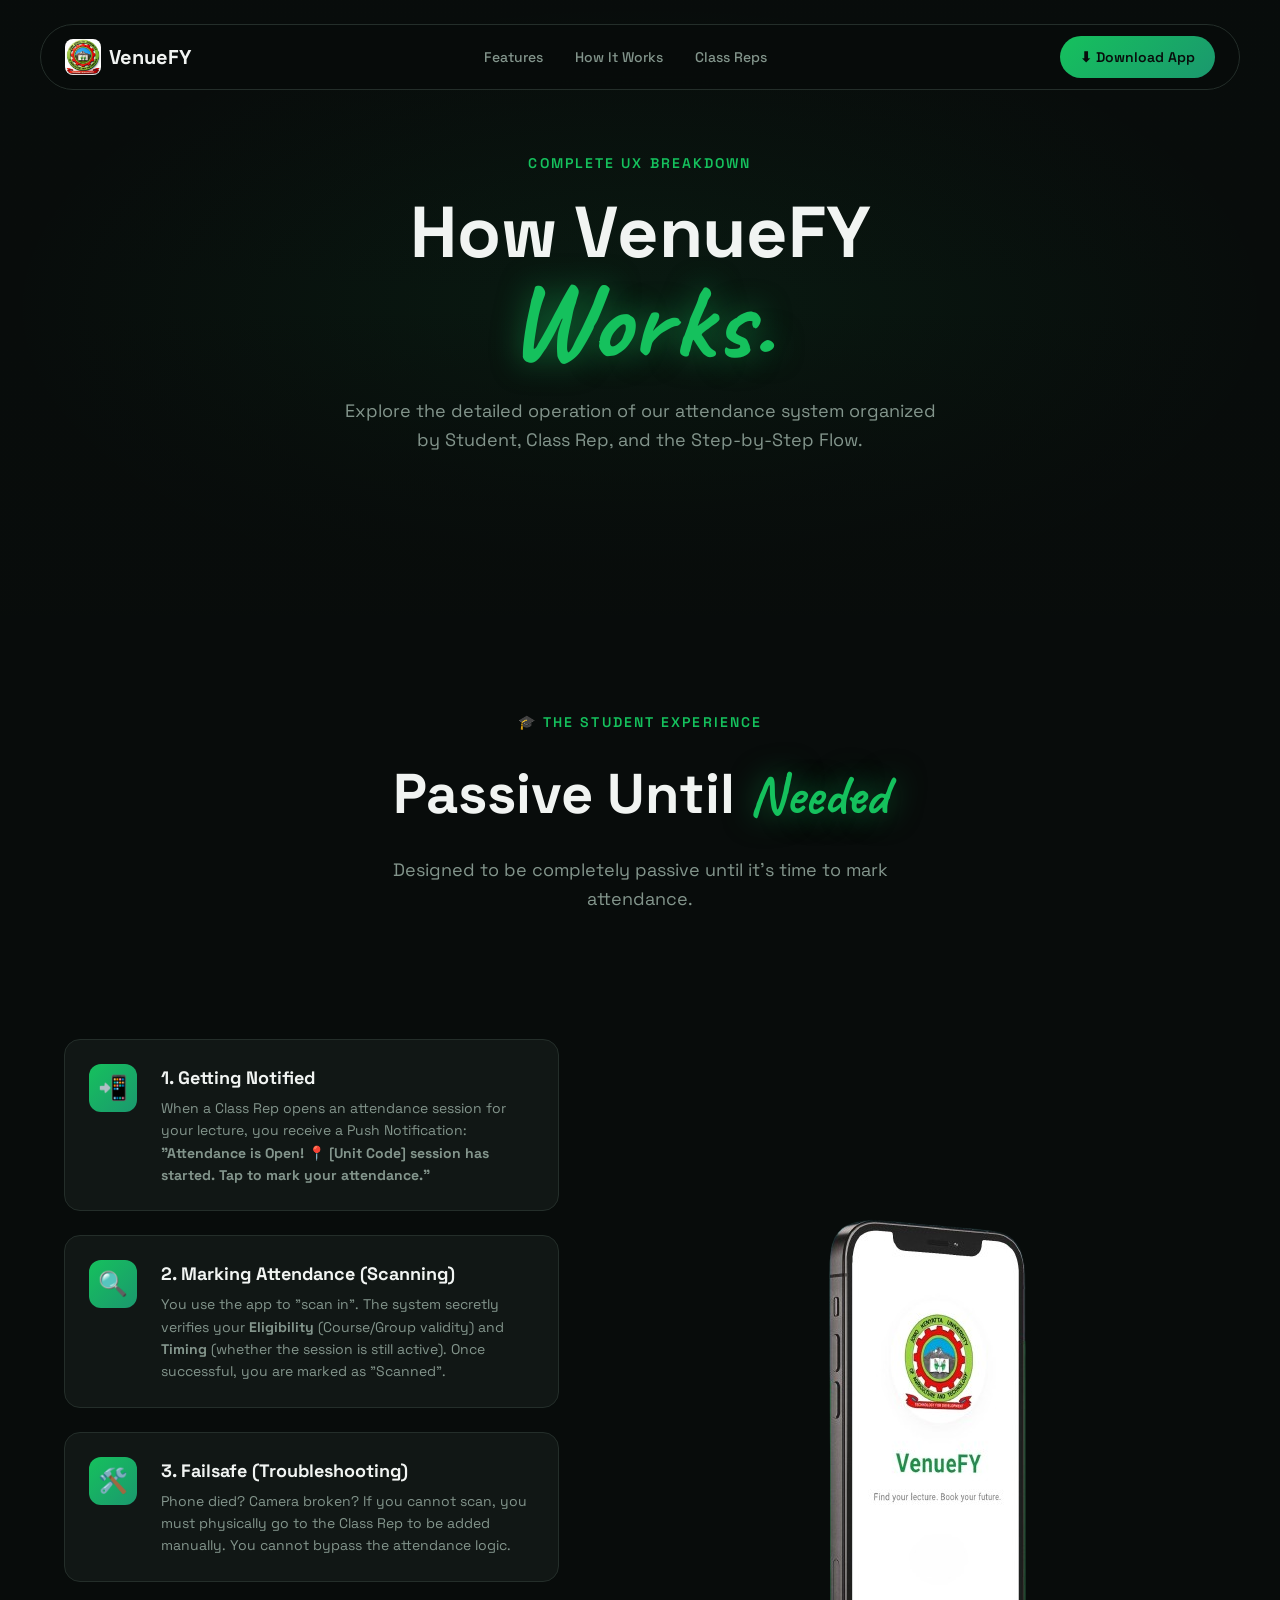
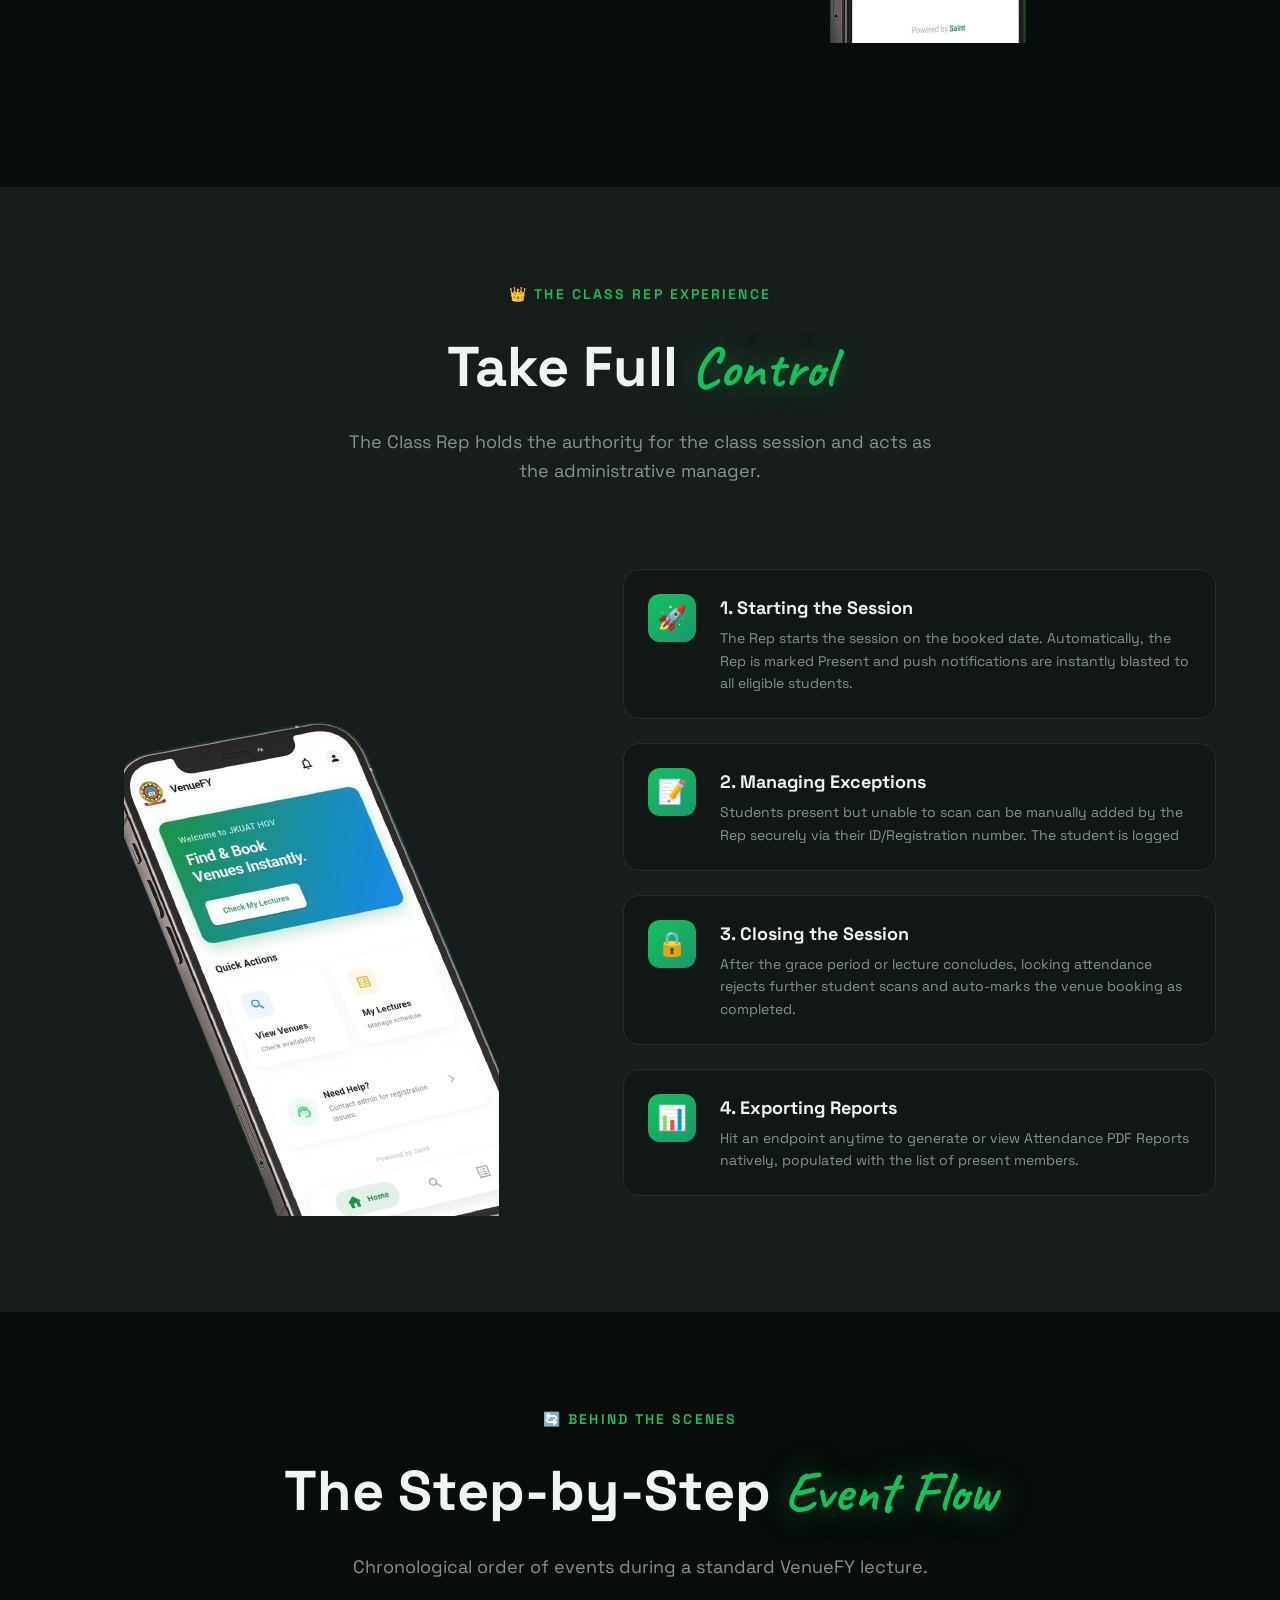
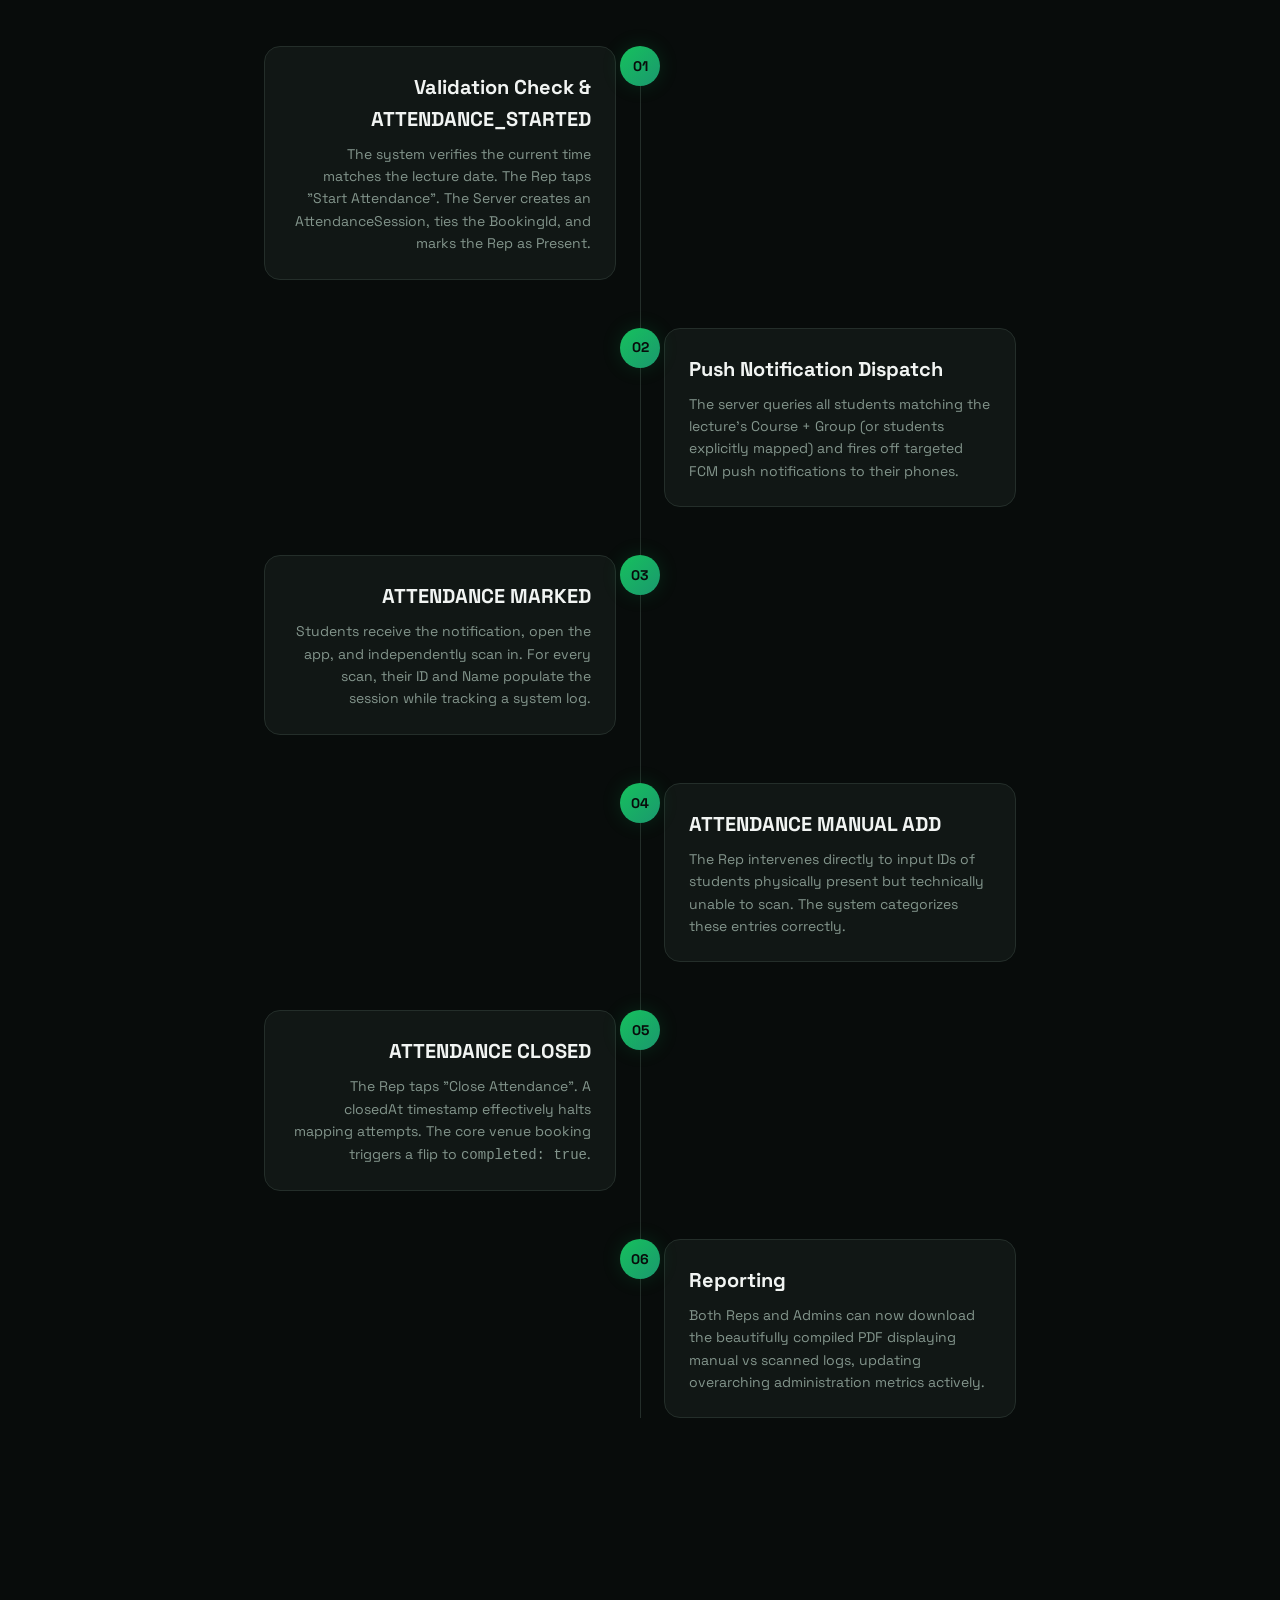
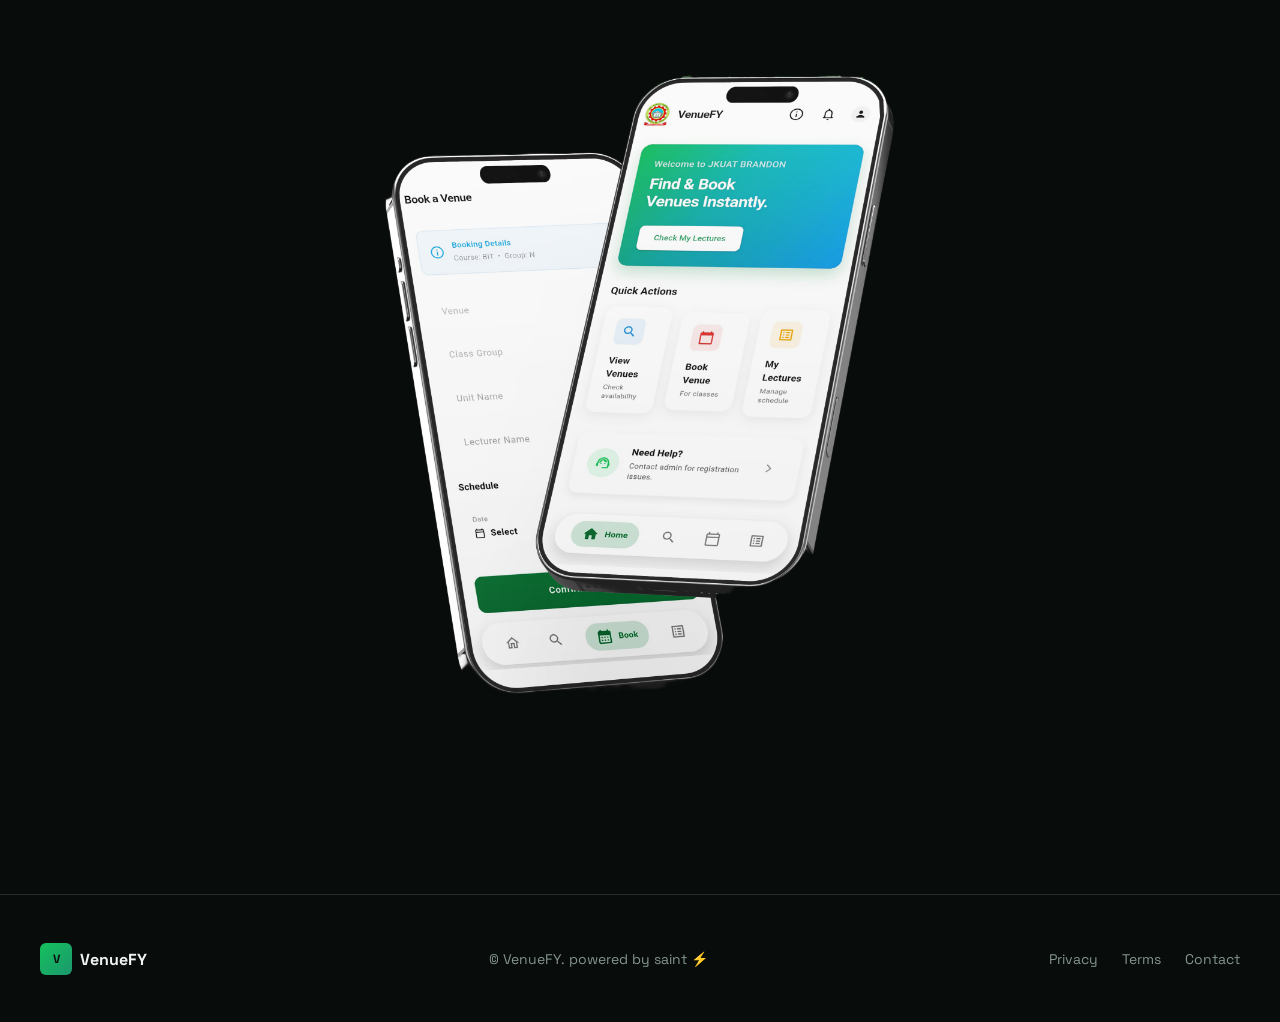
<file: how-it-works.html>
<!DOCTYPE html>
<html lang="en">

<head>
    <meta charset="UTF-8" />
    <meta name="viewport" content="width=device-width, initial-scale=1.0" />
    <title>How It Works - VenueFY</title>
    <meta name="description" content="A complete UX breakdown of how the VenueFY attendance system works." />
    <link
        href="https://fonts.googleapis.com/css2?family=Space+Grotesk:wght@300;400;500;600;700&family=Caveat:wght@400;500;600;700&display=swap"
        rel="stylesheet">
    <link rel="icon" type="image/png" href="logo.png">
    <link rel="stylesheet" href="styles.css">
</head>

<body>
    <!-- NAVBAR -->
    <nav class="navbar">
        <div class="navbar-inner">
            <a href="index.html" class="logo">
                <img src="logo.png" alt="VenueFY Logo" class="logo-img">
                <span class="logo-text">VenueFY</span>
            </a>
            <div class="nav-links">
                <a href="index.html#features">Features</a>
                <a href="how-it-works.html">How It Works</a>
                <a href="index.html#class-rep">Class Reps</a>
            </div>
            <a href="index.html#download" class="nav-cta">⬇ Download App</a>
            <button class="hamburger" onclick="toggleMenu()">☰</button>
        </div>
        <div class="mobile-menu" id="mobileMenu">
            <a href="index.html#features" onclick="closeMenu()">Features</a>
            <a href="how-it-works.html" onclick="closeMenu()">How It Works</a>
            <a href="index.html#class-rep" onclick="closeMenu()">Class Reps</a>
            <a href="index.html#download" class="nav-cta" onclick="closeMenu()">⬇ Download App</a>
        </div>
    </nav>

    <!-- HERO -->
    <section class="hero" style="min-height: 50vh; padding-top: 120px; align-items: center; justify-content: center;">
        <div class="hero-bg"></div>
        <div class="hero-overlay"></div>
        <div class="hero-content" style="max-width: 1000px; margin: 0 auto; text-align: center;">
            <p class="hero-label">Complete UX Breakdown</p>
            <h1 style="font-size: clamp(2.5rem, 6vw, 4.5rem);">
                <span class="text-fg">How VenueFY</span><br>
                <span class="hand text-primary text-glow">Works.</span>
            </h1>
            <p class="hero-desc">Explore the detailed operation of our attendance system organized by Student, Class
                Rep, and the Step-by-Step Flow.</p>
        </div>
    </section>

    <!-- STUDENT EXPERIENCE -->
    <section id="student-experience">
        <div class="container">
            <div class="section-header">
                <p class="section-label">🎓 The Student Experience</p>
                <h2 class="section-title">Passive Until <span class="font-hand text-primary text-glow">Needed</span>
                </h2>
                <p class="section-desc">Designed to be completely passive until it's time to mark attendance.</p>
            </div>

            <div class="class-rep-layout" style="margin-bottom: 3rem;">
                <div class="class-rep-features">
                    <div class="feature-item">
                        <div class="feature-icon-sm">📲</div>
                        <div>
                            <h3>1. Getting Notified</h3>
                            <p>When a Class Rep opens an attendance session for your lecture, you receive a Push
                                Notification: <strong>"Attendance is Open! 📍 [Unit Code] session has started. Tap to
                                    mark your attendance."</strong></p>
                        </div>
                    </div>
                    <div class="feature-item">
                        <div class="feature-icon-sm">🔍</div>
                        <div>
                            <h3>2. Marking Attendance (Scanning)</h3>
                            <p>You use the app to "scan in". The system secretly verifies your
                                <strong>Eligibility</strong> (Course/Group validity) and <strong>Timing</strong>
                                (whether the session is still active). Once successful, you are marked as "Scanned".</p>
                        </div>
                    </div>
                    <div class="feature-item">
                        <div class="feature-icon-sm">🛠️</div>
                        <div>
                            <h3>3. Failsafe (Troubleshooting)</h3>
                            <p>Phone died? Camera broken? If you cannot scan, you must physically go to the Class Rep to
                                be added manually. You cannot bypass the attendance logic.</p>
                        </div>
                    </div>
                </div>
                <div class="class-rep-image">
                    <img src="1.jpg-removebg-preview.png" alt="Student Flow" class="floating-img">
                </div>
            </div>
        </div>
    </section>

    <!-- CLASS REP EXPERIENCE -->
    <section id="class-rep-experience" class="bg-surface">
        <div class="container">
            <div class="section-header">
                <p class="section-label">👑 The Class Rep Experience</p>
                <h2 class="section-title">Take Full <span class="font-hand text-primary text-glow">Control</span></h2>
                <p class="section-desc">The Class Rep holds the authority for the class session and acts as the
                    administrative manager.</p>
            </div>

            <div class="class-rep-layout">
                <div class="class-rep-image">
                    <img src="2.jpg-removebg-preview.png" alt="Class Rep Flow" class="floating-img">
                </div>
                <div class="class-rep-features">
                    <div class="feature-item">
                        <div class="feature-icon-sm">🚀</div>
                        <div>
                            <h3>1. Starting the Session</h3>
                            <p>The Rep starts the session on the booked date. Automatically, the Rep is marked Present
                                and push notifications are instantly blasted to all eligible students.</p>
                        </div>
                    </div>
                    <div class="feature-item">
                        <div class="feature-icon-sm">📝</div>
                        <div>
                            <h3>2. Managing Exceptions</h3>
                            <p>Students present but unable to scan can be manually added by the Rep securely via their
                                ID/Registration number. The student is logged 
                        </div>
                    </div>
                    <div class="feature-item">
                        <div class="feature-icon-sm">🔒</div>
                        <div>
                            <h3>3. Closing the Session</h3>
                            <p>After the grace period or lecture concludes, locking attendance rejects further student
                                scans and auto-marks the venue booking as completed.</p>
                        </div>
                    </div>
                    <div class="feature-item">
                        <div class="feature-icon-sm">📊</div>
                        <div>
                            <h3>4. Exporting Reports</h3>
                            <p>Hit an endpoint anytime to generate or view Attendance PDF Reports natively, populated
                                with the list of present members.</p>
                        </div>
                    </div>
                </div>
            </div>
        </div>
    </section>

    <!-- EVENT FLOW -->
    <section id="event-flow">
        <div class="container">
            <div class="section-header">
                <p class="section-label">🔄 Behind The Scenes</p>
                <h2 class="section-title">The Step-by-Step <span class="font-hand text-primary text-glow">Event
                        Flow</span></h2>
                <p class="section-desc">Chronological order of events during a standard VenueFY lecture.</p>
            </div>

            <div class="steps">
                <div class="steps-line"></div>
                <div class="step step-left">
                    <div class="step-num">01</div>
                    <div class="step-content">
                        <h3>Validation Check & ATTENDANCE_STARTED</h3>
                        <p>The system verifies the current time matches the lecture date. The Rep taps "Start
                            Attendance". The Server creates an AttendanceSession, ties the BookingId, and marks the Rep
                            as Present.</p>
                    </div>
                </div>
                <div class="step step-right">
                    <div class="step-num">02</div>
                    <div class="step-content">
                        <h3>Push Notification Dispatch</h3>
                        <p>The server queries all students matching the lecture's Course + Group (or students explicitly
                            mapped) and fires off targeted FCM push notifications to their phones.</p>
                    </div>
                </div>
                <div class="step step-left">
                    <div class="step-num">03</div>
                    <div class="step-content">
                        <h3>ATTENDANCE MARKED </h3>
                        <p>Students receive the notification, open the app, and independently scan in. For every scan,
                            their ID and Name populate the session while tracking a system log.</p>
                    </div>
                </div>
                <div class="step step-right">
                    <div class="step-num">04</div>
                    <div class="step-content">
                        <h3>ATTENDANCE MANUAL ADD</h3>
                        <p>The Rep intervenes directly to input IDs of students physically present but technically
                            unable to scan. The system categorizes these entries correctly.</p>
                    </div>
                </div>
                <div class="step step-left">
                    <div class="step-num">05</div>
                    <div class="step-content">
                        <h3>ATTENDANCE CLOSED</h3>
                        <p>The Rep taps "Close Attendance". A closedAt timestamp effectively halts mapping attempts. The
                            core venue booking triggers a flip to <code>completed: true</code>.</p>
                    </div>
                </div>
                <div class="step step-right">
                    <div class="step-num">06</div>
                    <div class="step-content">
                        <h3>Reporting</h3>
                        <p>Both Reps and Admins can now download the beautifully compiled PDF displaying manual vs
                            scanned logs, updating overarching administration metrics actively.</p>
                    </div>
                </div>
            </div>

            <div class="class-rep-layout" style="margin-top: 5rem; justify-content: center; display: flex;">
                <img src="classRepScreen.png" alt="Reporting and Analytics Sequence" class="floating-img"
                    style="max-width: 600px; width: 100%;">
            </div>
        </div>
    </section>

    <!-- FOOTER -->
    <footer>
        <div class="footer-inner">
            <div class="logo">
                <div class="logo-icon"
                    style="width:32px;height:32px;font-size:12px;display:flex;align-items:center;justify-content:center;background:var(--gradient);border-radius:6px;color:var(--primary-fg);font-weight:700;">
                    V</div>
                <span class="logo-text" style="font-size:1rem;font-weight:700;">VenueFY</span>
            </div>
            <p class="footer-copy">© <span id="current-year"></span> VenueFY. powered by saint ⚡</p>
            <div class="footer-links">
                <a href="privacy_policy.html">Privacy</a>
                <a href="terms_and_conditions.html">Terms</a>
                <a href="#">Contact</a>
            </div>
        </div>
    </footer>

    <script src="app.js"></script>
    <script>
        function toggleMenu() {
            document.getElementById('mobileMenu').classList.toggle('open');
        }
        function closeMenu() {
            document.getElementById('mobileMenu').classList.remove('open');
        }
    </script>
</body>

</html>
</file>
<file: styles.css>
*,
*::before,
*::after {
  box-sizing: border-box;
  margin: 0;
  padding: 0;
}

:root {
  --bg: hsl(160, 20%, 4%);
  --fg: hsl(140, 10%, 95%);
  --card: hsl(160, 15%, 8%);
  --primary: hsl(145, 80%, 42%);
  --primary-fg: hsl(160, 20%, 4%);
  --secondary: hsl(160, 15%, 12%);
  --muted: hsl(150, 8%, 55%);
  --border: hsl(160, 12%, 16%);
  --surface: hsl(160, 12%, 10%);
  --glow-shadow: 0 0 40px hsla(145, 80%, 42%, 0.3);
  --glow-shadow-sm: 0 0 20px hsla(145, 80%, 42%, 0.15);
  --gradient: linear-gradient(135deg, hsl(145, 80%, 42%), hsl(160, 70%, 35%));
}

body {
  font-family: 'Space Grotesk', sans-serif;
  background: var(--bg);
  color: var(--fg);
  line-height: 1.6;
  overflow-x: hidden;
}

a {
  text-decoration: none;
  color: inherit;
}

img {
  max-width: 100%;
  display: block;
}

button {
  cursor: pointer;
  border: none;
  font-family: inherit;
}

.font-hand {
  font-family: 'Caveat', cursive;
}

.text-glow {
  text-shadow: 0 0 30px hsla(145, 80%, 42%, 0.5);
}

.text-primary {
  color: var(--primary);
}

.text-muted {
  color: var(--muted);
}

.text-fg {
  color: var(--fg);
}

.bg-surface {
  background: var(--surface);
}

.gradient-bg {
  background: var(--gradient);
}

.container {
  max-width: 1200px;
  margin: 0 auto;
  padding: 0 1.5rem;
}

.text-center {
  text-align: center;
}

.hidden {
  display: none !important;
}

/* ===== NAVBAR ===== */
.navbar {
  position: fixed;
  top: 1.5rem;
  left: 50%;
  transform: translateX(-50%);
  width: calc(100% - 3rem);
  max-width: 1200px;
  z-index: 50;
  background: hsla(160, 20%, 4%, 0.8);
  backdrop-filter: blur(20px);
  border: 1px solid var(--border);
  border-radius: 999px;
}

.navbar-inner {
  padding: 0 1.5rem;
  height: 64px;
  display: flex;
  align-items: center;
  justify-content: space-between;
}

.logo {
  display: flex;
  align-items: center;
  gap: 0.5rem;
}

.logo-img {
  width: 36px;
  height: 36px;
  object-fit: contain;
  border-radius: 8px;
}

.logo-text {
  font-weight: 700;
  font-size: 1.25rem;
}

.nav-links {
  display: flex;
  gap: 2rem;
}

.nav-links a {
  color: var(--muted);
  font-size: 0.875rem;
  font-weight: 500;
  transition: color 0.2s;
}

.nav-links a:hover {
  color: var(--fg);
}

.nav-cta {
  display: flex;
  align-items: center;
  gap: 0.5rem;
  background: var(--gradient);
  color: var(--primary-fg);
  padding: 0.625rem 1.25rem;
  border-radius: 9999px;
  font-size: 0.875rem;
  font-weight: 600;
  transition: opacity 0.2s;
}

.nav-cta:hover {
  opacity: 0.9;
}

.hamburger {
  display: none;
  background: none;
  color: var(--fg);
  font-size: 1.5rem;
}

.mobile-menu {
  display: none;
  background: var(--bg);
  border: 1px solid var(--border);
  border-radius: 1.5rem;
  margin: 0.5rem 1.5rem;
  padding: 1rem 1.5rem;
  position: fixed;
  top: 5.5rem;
  left: 0;
  right: 0;
  z-index: 49;
}

.mobile-menu.open {
  display: block;
}

.mobile-menu a {
  display: block;
  padding: 0.5rem 0;
  color: var(--muted);
  font-size: 0.875rem;
}

.mobile-menu .nav-cta {
  justify-content: center;
  margin-top: 0.75rem;
}

@media (max-width: 768px) {

  .nav-links,
  .navbar .nav-cta {
    display: none;
  }

  .hamburger {
    display: block;
  }
}

/* ===== HERO ===== */
.hero {
  position: relative;
  min-height: 100vh;
  display: flex;
  align-items: center;
  justify-content: center;
  overflow: hidden;
  padding-top: 64px;
}

.hero-bg {
  position: absolute;
  inset: 0;
  background: radial-gradient(ellipse at center, hsla(145, 80%, 42%, 0.08) 0%, transparent 70%), var(--bg);
}

.hero-overlay {
  position: absolute;
  inset: 0;
  background: linear-gradient(to bottom, hsla(160, 20%, 4%, 0.3), transparent, var(--bg));
}

.hero-content {
  position: relative;
  z-index: 10;
  text-align: center;
  padding: 2rem 1.5rem;
  max-width: 900px;
}

.hero-label {
  color: var(--primary);
  font-weight: 600;
  font-size: 0.875rem;
  letter-spacing: 0.15em;
  text-transform: uppercase;
  margin-bottom: 1.5rem;
}

.hero h1 {
  font-size: clamp(2.5rem, 8vw, 6rem);
  font-weight: 700;
  line-height: 0.95;
  margin-bottom: 1.5rem;
}

.hero h1 .hand {
  font-family: 'Caveat', cursive;
  color: var(--primary);
  font-size: clamp(3rem, 9vw, 7rem);
}

.hero-desc {
  color: var(--muted);
  font-size: 1.125rem;
  max-width: 600px;
  margin: 0 auto 2rem;
}

.hero-buttons {
  display: flex;
  gap: 1rem;
  justify-content: center;
  flex-wrap: wrap;
  margin-bottom: 3rem;
}

.btn-primary {
  background: var(--gradient);
  color: var(--primary-fg);
  padding: 1rem 2rem;
  border-radius: 9999px;
  font-weight: 700;
  font-size: 1.125rem;
  box-shadow: var(--glow-shadow);
  transition: opacity 0.2s;
}

.btn-primary:hover {
  opacity: 0.9;
}

.btn-outline {
  border: 1px solid var(--border);
  color: var(--fg);
  padding: 1rem 2rem;
  border-radius: 9999px;
  font-weight: 500;
  font-size: 1.125rem;
  background: transparent;
  transition: background 0.2s;
}

.btn-outline:hover {
  background: var(--secondary);
}

.hero-stats {
  display: flex;
  gap: 2rem;
  justify-content: center;
  font-size: 0.875rem;
  color: var(--muted);
  flex-wrap: wrap;
}

.hero-stats span {
  display: flex;
  align-items: center;
  gap: 0.5rem;
}

.pulse-dot {
  width: 8px;
  height: 8px;
  border-radius: 50%;
  background: var(--primary);
  animation: pulseGlow 3s ease-in-out infinite;
}

.scroll-indicator {
  position: absolute;
  bottom: 2rem;
  left: 50%;
  transform: translateX(-50%);
  animation: float 6s ease-in-out infinite;
  color: var(--primary);
  font-size: 1.25rem;
}

/* ===== SECTIONS ===== */
section {
  padding: 6rem 1.5rem;
}

.section-label {
  color: var(--primary);
  font-weight: 600;
  font-size: 0.875rem;
  letter-spacing: 0.15em;
  text-transform: uppercase;
  margin-bottom: 1rem;
}

.section-title {
  font-size: clamp(2rem, 5vw, 3.5rem);
  font-weight: 700;
  margin-bottom: 1rem;
}

.section-desc {
  color: var(--muted);
  font-size: 1.125rem;
  max-width: 600px;
  margin: 0 auto;
}

.section-header {
  text-align: center;
  margin-bottom: 4rem;
}

/* ===== FEATURES ===== */
.features-grid {
  display: grid;
  grid-template-columns: repeat(auto-fit, minmax(280px, 1fr));
  gap: 1.5rem;
}

@media (min-width: 1024px) {
  .features-grid {
    grid-template-columns: repeat(2, 1fr);
  }
}

.feature-card {
  background: var(--card);
  border: 1px solid var(--border);
  border-radius: 1rem;
  padding: 1.5rem;
  transition: all 0.3s;
}

.feature-card:hover {
  border-color: hsla(145, 80%, 42%, 0.5);
  box-shadow: var(--glow-shadow-sm);
}

.feature-icon {
  width: 48px;
  height: 48px;
  border-radius: 12px;
  background: var(--gradient);
  display: flex;
  align-items: center;
  justify-content: center;
  margin-bottom: 1rem;
  color: var(--primary-fg);
  font-size: 1.25rem;
}

.feature-card h3 {
  font-weight: 700;
  font-size: 1.125rem;
  margin-bottom: 0.5rem;
}

.feature-card p {
  color: var(--muted);
  font-size: 0.875rem;
  line-height: 1.6;
}

/* ===== SHOWCASE ===== */
.showcase-cards {
  display: grid;
  grid-template-columns: repeat(auto-fit, minmax(250px, 1fr));
  gap: 1.5rem;
  margin-top: 4rem;
}

.showcase-card {
  text-align: center;
  background: var(--card);
  border: 1px solid var(--border);
  border-radius: 1rem;
  padding: 2rem;
  transition: all 0.3s;
}

.showcase-card:hover {
  border-color: hsla(145, 80%, 42%, 0.5);
  box-shadow: var(--glow-shadow-sm);
}

.showcase-card h3 {
  font-weight: 700;
  font-size: 1.25rem;
  margin-bottom: 0.75rem;
}

.showcase-card p {
  color: var(--muted);
  font-size: 0.875rem;
  line-height: 1.6;
}

/* ===== HOW IT WORKS ===== */
.steps {
  position: relative;
  max-width: 800px;
  margin: 0 auto;
}

.steps-line {
  position: absolute;
  left: 2rem;
  top: 0;
  bottom: 0;
  width: 1px;
  background: var(--border);
}

@media (min-width: 768px) {
  .steps-line {
    left: 50%;
  }
}

.step {
  position: relative;
  margin-bottom: 3rem;
  display: flex;
  align-items: flex-start;
  gap: 1.5rem;
}

.step-num {
  position: absolute;
  left: 2rem;
  transform: translateX(-50%);
  width: 40px;
  height: 40px;
  border-radius: 50%;
  background: var(--gradient);
  display: flex;
  align-items: center;
  justify-content: center;
  color: var(--primary-fg);
  font-weight: 700;
  font-size: 0.875rem;
  z-index: 10;
  box-shadow: var(--glow-shadow-sm);
}

@media (min-width: 768px) {
  .step-num {
    left: 50%;
  }
}

.step-content {
  margin-left: 4.5rem;
  background: var(--card);
  border: 1px solid var(--border);
  border-radius: 1rem;
  padding: 1.5rem;
  transition: border-color 0.3s;
}

.step-content:hover {
  border-color: hsla(145, 80%, 42%, 0.3);
}

@media (min-width: 768px) {
  .step-content {
    margin-left: 0;
    width: calc(50% - 3rem);
  }

  .step-left .step-content {
    margin-left: auto;
    margin-right: calc(50% + 1.5rem);
    text-align: right;
  }

  .step-right .step-content {
    margin-left: calc(50% + 1.5rem);
  }
}

.step-content h3 {
  font-weight: 700;
  font-size: 1.25rem;
  margin-bottom: 0.5rem;
}

.step-content p {
  color: var(--muted);
  font-size: 0.875rem;
  line-height: 1.6;
}

/* ===== CLASS REP ===== */
.class-rep-layout {
  display: grid;
  grid-template-columns: 1fr;
  gap: 3rem;
  align-items: center;
}

@media (min-width: 900px) {
  .class-rep-layout {
    grid-template-columns: 1fr 1.2fr;
    gap: 4rem;
  }
}

.class-rep-image {
  position: relative;
  display: flex;
  justify-content: center;
}

.floating-img {
  max-width: 100%;
  animation: float 6s ease-in-out infinite;
}

.class-rep-features {
  display: flex;
  flex-direction: column;
  gap: 1.5rem;
}

.feature-item {
  display: flex;
  gap: 1.5rem;
  background: var(--card);
  padding: 1.5rem;
  border-radius: 1rem;
  border: 1px solid var(--border);
  transition: all 0.3s;
}

.feature-item:hover {
  border-color: hsla(145, 80%, 42%, 0.5);
  box-shadow: var(--glow-shadow-sm);
  transform: translateY(-2px);
}

.feature-icon-sm {
  width: 48px;
  height: 48px;
  border-radius: 12px;
  background: var(--gradient);
  display: flex;
  align-items: center;
  justify-content: center;
  color: var(--primary-fg);
  font-size: 1.5rem;
  flex-shrink: 0;
}

.feature-item h3 {
  font-weight: 700;
  font-size: 1.125rem;
  margin-bottom: 0.25rem;
}

.feature-item p {
  color: var(--muted);
  font-size: 0.875rem;
  line-height: 1.6;
}

/* ===== VERSION ===== */
.version-grid {
  display: grid;
  grid-template-columns: 1fr;
  gap: 1.5rem;
  max-width: 900px;
  margin: 0 auto;
}

@media (min-width: 768px) {
  .version-grid {
    grid-template-columns: 1fr 1fr;
  }
}

.version-card {
  background: var(--card);
  border: 1px solid var(--border);
  border-radius: 1rem;
  padding: 2rem;
  position: relative;
  overflow: hidden;
}

.version-card.latest {
  border: 2px solid var(--primary);
}

.version-badge {
  position: absolute;
  top: 0;
  right: 0;
  background: var(--gradient);
  color: var(--primary-fg);
  font-size: 0.75rem;
  font-weight: 700;
  padding: 0.25rem 1rem;
  border-radius: 0 0 0 12px;
}

.version-card h3 {
  font-weight: 700;
  font-size: 1.5rem;
  margin-bottom: 0.25rem;
}

.version-card .date {
  color: var(--muted);
  font-size: 0.875rem;
  margin-bottom: 1.5rem;
}

.version-list {
  list-style: none;
}

.version-list li {
  display: flex;
  align-items: flex-start;
  gap: 0.75rem;
  font-size: 0.875rem;
  margin-bottom: 0.75rem;
}

.version-list .icon {
  flex-shrink: 0;
  margin-top: 2px;
  font-size: 1rem;
}

.version-list .icon.check {
  color: var(--primary);
}

.version-list .icon.x {
  color: var(--muted);
}

/* ===== TESTIMONIALS ===== */
.testimonials-grid {
  display: grid;
  grid-template-columns: repeat(auto-fit, minmax(280px, 1fr));
  gap: 1.5rem;
}

.testimonial-card {
  background: var(--card);
  border: 1px solid var(--border);
  border-radius: 1rem;
  padding: 2rem;
  transition: border-color 0.3s;
}

.testimonial-card:hover {
  border-color: hsla(145, 80%, 42%, 0.5);
}

.stars {
  display: flex;
  gap: 0.25rem;
  margin-bottom: 1rem;
  color: var(--primary);
  font-size: 1rem;
}

.testimonial-card blockquote {
  font-size: 0.875rem;
  line-height: 1.6;
  margin-bottom: 1.5rem;
  font-style: italic;
}

.testimonial-author {
  display: flex;
  align-items: center;
  gap: 0.75rem;
}

.author-avatar {
  width: 40px;
  height: 40px;
  border-radius: 50%;
  background: var(--gradient);
  display: flex;
  align-items: center;
  justify-content: center;
  color: var(--primary-fg);
  font-weight: 700;
  font-size: 0.75rem;
}

.author-name {
  font-weight: 600;
  font-size: 0.875rem;
}

.author-course {
  color: var(--muted);
  font-size: 0.75rem;
}

/* ===== DOWNLOAD ===== */
.download-section {
  position: relative;
  overflow: hidden;
}

.download-glow {
  position: absolute;
  top: 50%;
  left: 50%;
  transform: translate(-50%, -50%);
  width: 600px;
  height: 600px;
  border-radius: 50%;
  background: hsla(145, 80%, 42%, 0.05);
  filter: blur(60px);
}

.download-content {
  position: relative;
  max-width: 900px;
  margin: 0 auto;
  text-align: center;
}

.download-grid {
  display: grid;
  grid-template-columns: repeat(auto-fit, minmax(200px, 1fr));
  gap: 1rem;
}

.download-card {
  background: var(--card);
  border: 1px solid var(--border);
  border-radius: 1rem;
  padding: 1.5rem;
  text-align: left;
  transition: all 0.3s;
  cursor: pointer;
}

.download-card:hover {
  border-color: hsla(145, 80%, 42%, 0.5);
  box-shadow: var(--glow-shadow-sm);
}

.download-card .icon {
  font-size: 1.5rem;
  margin-bottom: 1rem;
  color: var(--primary);
}

.download-card h3 {
  font-weight: 700;
  font-size: 1.125rem;
}

.download-card .ver {
  color: var(--muted);
  font-size: 0.75rem;
  margin-bottom: 0.75rem;
}

.download-card .badge {
  display: inline-block;
  background: var(--gradient);
  color: var(--primary-fg);
  font-size: 0.75rem;
  font-weight: 700;
  padding: 0.25rem 0.75rem;
  border-radius: 9999px;
}

.download-footer {
  margin-top: 2.5rem;
  display: flex;
  align-items: center;
  justify-content: center;
  gap: 1.5rem;
  font-size: 0.875rem;
  color: var(--muted);
  flex-wrap: wrap;
}

.dot {
  width: 4px;
  height: 4px;
  border-radius: 50%;
  background: var(--border);
}

/* ===== FOOTER ===== */
footer {
  padding: 3rem 1.5rem;
  border-top: 1px solid var(--border);
}

.footer-inner {
  max-width: 1200px;
  margin: 0 auto;
  display: flex;
  flex-wrap: wrap;
  align-items: center;
  justify-content: space-between;
  gap: 1.5rem;
}

.footer-links {
  display: flex;
  gap: 1.5rem;
}

.footer-links a {
  color: var(--muted);
  font-size: 0.875rem;
  transition: color 0.2s;
}

.footer-links a:hover {
  color: var(--fg);
}

.footer-copy {
  color: var(--muted);
  font-size: 0.875rem;
  text-align: center;
}

/* ===== TOASTS ===== */
.toast {
  background: var(--card);
  border: 1px solid var(--border);
  color: var(--fg);
  padding: 1rem 1.5rem;
  border-radius: 12px;
  margin-top: 0.5rem;
  box-shadow: var(--glow-shadow-sm);
  animation: slideIn 0.3s ease-out;
}

.toast-success {
  border-left: 4px solid var(--primary);
}

.toast-error {
  border-left: 4px solid #ef4444;
}

.toast h4 {
  font-size: 0.875rem;
  font-weight: 700;
  margin-bottom: 0.25rem;
}

.toast p {
  font-size: 0.75rem;
  color: var(--muted);
}

/* ===== ANIMATIONS ===== */
@keyframes float {

  0%,
  100% {
    transform: translateY(0);
  }

  50% {
    transform: translateY(-20px);
  }
}

@keyframes fadeUp {
  from {
    opacity: 0;
    transform: translateY(30px);
  }

  to {
    opacity: 1;
    transform: translateY(0);
  }
}

@keyframes slideIn {
  from {
    opacity: 0;
    transform: translateX(30px);
  }

  to {
    opacity: 1;
    transform: translateX(0);
  }
}

@keyframes pulse {

  0%,
  100% {
    opacity: 1;
  }

  50% {
    opacity: 0.5;
  }
}

@keyframes pulseGlow {

  0%,
  100% {
    box-shadow: 0 0 20px hsla(145, 80%, 42%, 0.2);
  }

  50% {
    box-shadow: 0 0 40px hsla(145, 80%, 42%, 0.5);
  }
}

.animate-fade-up {
  animation: fadeUp 0.8s ease-out forwards;
}

/* Scrollbar */
::-webkit-scrollbar {
  width: 6px;
}

::-webkit-scrollbar-track {
  background: var(--bg);
}

::-webkit-scrollbar-thumb {
  background: var(--border);
  border-radius: 3px;
}

::-webkit-scrollbar-thumb:hover {
  background: var(--primary);
}

/* Smooth scroll */
html {
  scroll-behavior: smooth;
}

/* Loader */
.loader {
  width: 20px;
  height: 20px;
  border: 2px solid hsla(160, 20%, 4%, 0.1);
  border-top: 2px solid var(--primary-fg);
  border-radius: 50%;
  animation: spin 0.8s linear infinite;
}

@keyframes spin {
  to {
    transform: rotate(360deg);
  }
}
</file>
